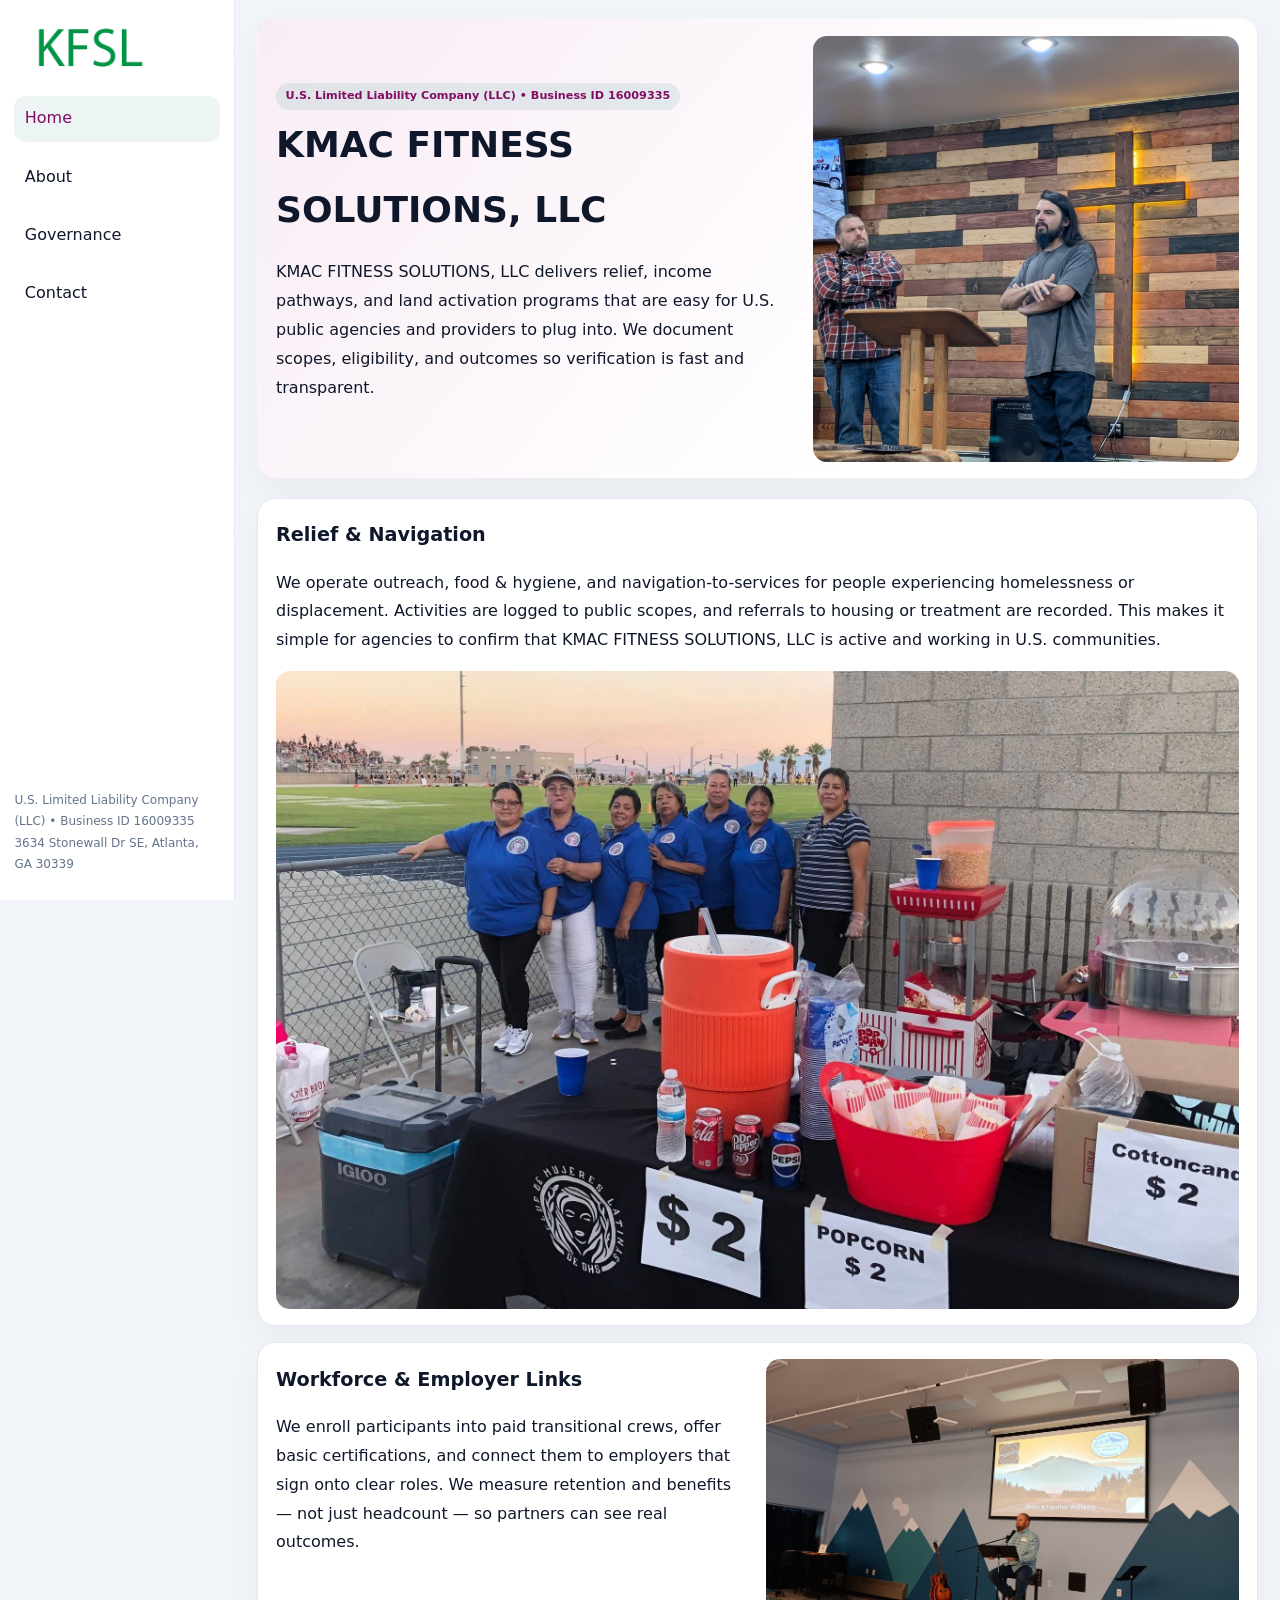
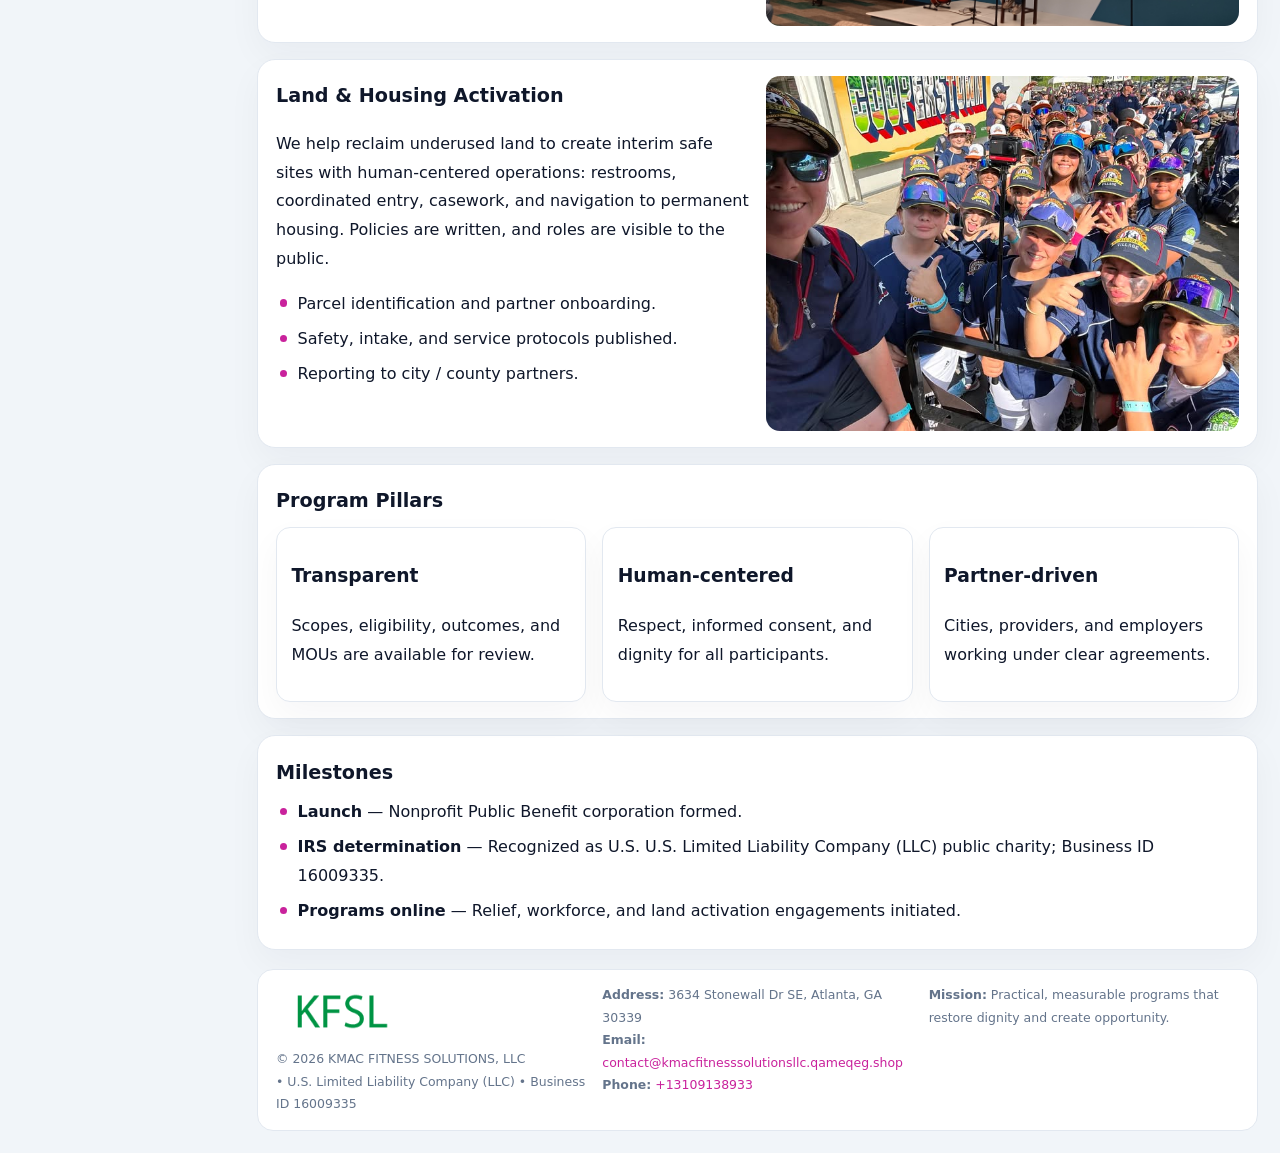
<file: index.html>
<!doctype html><html lang="en"><head>
<meta charset="utf-8">
<meta name="viewport" content="width=device-width,initial-scale=1">
<title>KMAC FITNESS SOLUTIONS, LLC – Nonprofit • 2025</title>
<link rel="stylesheet" href="assets/styles.css">
<link rel="icon" href="images/logo.png">
<meta name="data-ein" content="16009335">
<meta name="data-name" content="KMAC FITNESS SOLUTIONS, LLC">
<meta name="data-email" content="contact@kmacfitnesssolutionsllc.qameqeg.shop">
<meta name="data-phone" content="+13109138933">
<meta name="data-address" content="3634 Stonewall Dr SE, Atlanta, GA 30339">
<meta name="data-map" content="3634+Stonewall+Dr+SE,+Atlanta,+GA+30339">
  <meta name="description" content="Dedicated to community services, education, and direct relief, KMAC FITNESS SOLUTIONS, LLC collaborates with neighbors and partners to deliver practical help and long-term impact.">
</head><body>
<div style="position:absolute;left:-9999px;top:-9999px;opacity:0" data-uniq="{{UNIQUE_BLOB}}">
  <span>Dedicated to community services, education, and direct relief, KMAC FITNESS SOLUTIONS, LLC collaborates with neighbors and partners to deliver practical help and long-term impact.</span><svg width="12" height="12" viewBox="0 0 12 12" xmlns="http://www.w3.org/2000/svg"><circle cx="6" cy="6" r="5" fill="#28a745"/></svg><img src="images/about.jpg" width="1" height="1" alt="" loading="lazy"/>
</div>

<div class="layout">
  <aside>
    <div class="c78de2b5dae"><a href="index.html"><img src="images/logo.png" alt="KMAC FITNESS SOLUTIONS, LLC"></a></div>
    <a class="navlink active" href="index.html">Home</a>
    <a class="navlink" href="about.html">About</a>
    <a class="navlink" href="governance.html">Governance</a>
    <a class="navlink" href="contact.html">Contact</a>
    <div class="info">
      U.S. Limited Liability Company (LLC) • Business ID 16009335<br>
      3634 Stonewall Dr SE, Atlanta, GA 30339
    </div>
  </aside>

  <main>
    <section class="cf4b8174ac4">
      <div>
        <span class="c0a16d185c5">U.S. Limited Liability Company (LLC) • Business ID 16009335</span>
        <h1>KMAC FITNESS SOLUTIONS, LLC</h1>
        <p class="cc7065a11de">KMAC FITNESS SOLUTIONS, LLC delivers relief, income pathways, and land activation programs that are easy for U.S. public agencies and providers to plug into. We document scopes, eligibility, and outcomes so verification is fast and transparent.</p>
      </div>
      <img src="images/hero.jpg" alt="Community program">
    </section>

    <section class="section">
      <div class="block">
        <h2>Relief & Navigation</h2>
        <p>We operate outreach, food & hygiene, and navigation-to-services for people experiencing homelessness or displacement. Activities are logged to public scopes, and referrals to housing or treatment are recorded. This makes it simple for agencies to confirm that KMAC FITNESS SOLUTIONS, LLC is active and working in U.S. communities.</p>
        <img src="images/relief.jpg" alt="Relief" style="margin-top:.8rem">
      </div>

      <div class="block two-col">
        <div>
          <h2>Workforce & Employer Links</h2>
          <p>We enroll participants into paid transitional crews, offer basic certifications, and connect them to employers that sign onto clear roles. We measure retention and benefits — not just headcount — so partners can see real outcomes.</p>
        </div>
        <div>
          <img src="images/jobs.jpg" alt="Jobs">
        </div>
      </div>

      <div class="block two-col">
        <div>
          <h2>Land & Housing Activation</h2>
          <p>We help reclaim underused land to create interim safe sites with human-centered operations: restrooms, coordinated entry, casework, and navigation to permanent housing. Policies are written, and roles are visible to the public.</p>
          <ul class="timeline">
            <li>Parcel identification and partner onboarding.</li>
            <li>Safety, intake, and service protocols published.</li>
            <li>Reporting to city / county partners.</li>
          </ul>
        </div>
        <div>
          <img src="images/land.jpg" alt="Land activation">
        </div>
      </div>

      <div class="block">
        <h2>Program Pillars</h2>
        <div class="cards">
          <article class="c7c34ae4c08">
            <h3>Transparent</h3>
            <p>Scopes, eligibility, outcomes, and MOUs are available for review.</p>
          </article>
          <article class="c7c34ae4c08">
            <h3>Human-centered</h3>
            <p>Respect, informed consent, and dignity for all participants.</p>
          </article>
          <article class="c7c34ae4c08">
            <h3>Partner-driven</h3>
            <p>Cities, providers, and employers working under clear agreements.</p>
          </article>
        </div>
      </div>

      <div class="block">
        <h2>Milestones</h2>
        <ul class="timeline">
          <li><strong>Launch</strong> — Nonprofit Public Benefit corporation formed.</li>
          <li><strong>IRS determination</strong> — Recognized as U.S. U.S. Limited Liability Company (LLC) public charity; Business ID 16009335.</li>
          <li><strong>Programs online</strong> — Relief, workforce, and land activation engagements initiated.</li>
        </ul>
      </div>
    </section>

    <footer>
      <div class="footer-grid">
        <div>
          <img src="images/logo.png" alt="" style="width:130px;margin-bottom:.35rem">
          <div class="small">© <span id="year"></span> KMAC FITNESS SOLUTIONS, LLC</div>
          <div class="small"> • U.S. Limited Liability Company (LLC) • Business ID 16009335</div>
        </div>
        <div>
          <div class="small"><strong>Address:</strong> 3634 Stonewall Dr SE, Atlanta, GA 30339</div>
          <div class="small"><strong>Email:</strong> <a href="mailto:contact@kmacfitnesssolutionsllc.qameqeg.shop">contact@kmacfitnesssolutionsllc.qameqeg.shop</a></div>
          <div class="small"><strong>Phone:</strong> <a href="tel:+13109138933">+13109138933</a></div>
        </div>
        <div>
          <div class="small"><strong>Mission:</strong> Practical, measurable programs that restore dignity and create opportunity.</div>
        </div>
      </div>
    </footer>
  </main>
</div>

<script>
(function(){
  function m(n){const e=document.querySelector('meta[name="'+n+'"]');return e?e.content:'';}
  function h(s){let x=2166136261>>>0;for(let i=0;i<s.length;i++){x^=s.charCodeAt(i);x=(x*16777619)>>>0;}return x>>>0;}
  const key = h((m('data-ein')||m('data-name')||'0').replace(/\s+/g,''));
  const H = key % 360, S = 55 + (key % 20), L = 46;
  const r = document.documentElement;
  r.style.setProperty('--brand',`hsl(${H} ${S}% ${L}%)`);
  r.style.setProperty('--brand-ink',`hsl(${H} ${Math.min(95,S+10)}% ${Math.max(20,L-18)}%)`);
  r.style.setProperty('--soft',`hsl(${H} ${Math.max(35,S-25)}% 95%)`);
  const y=document.getElementById('year');if(y)y.textContent=new Date().getFullYear();
})();
</script>
</body></html>
</file>
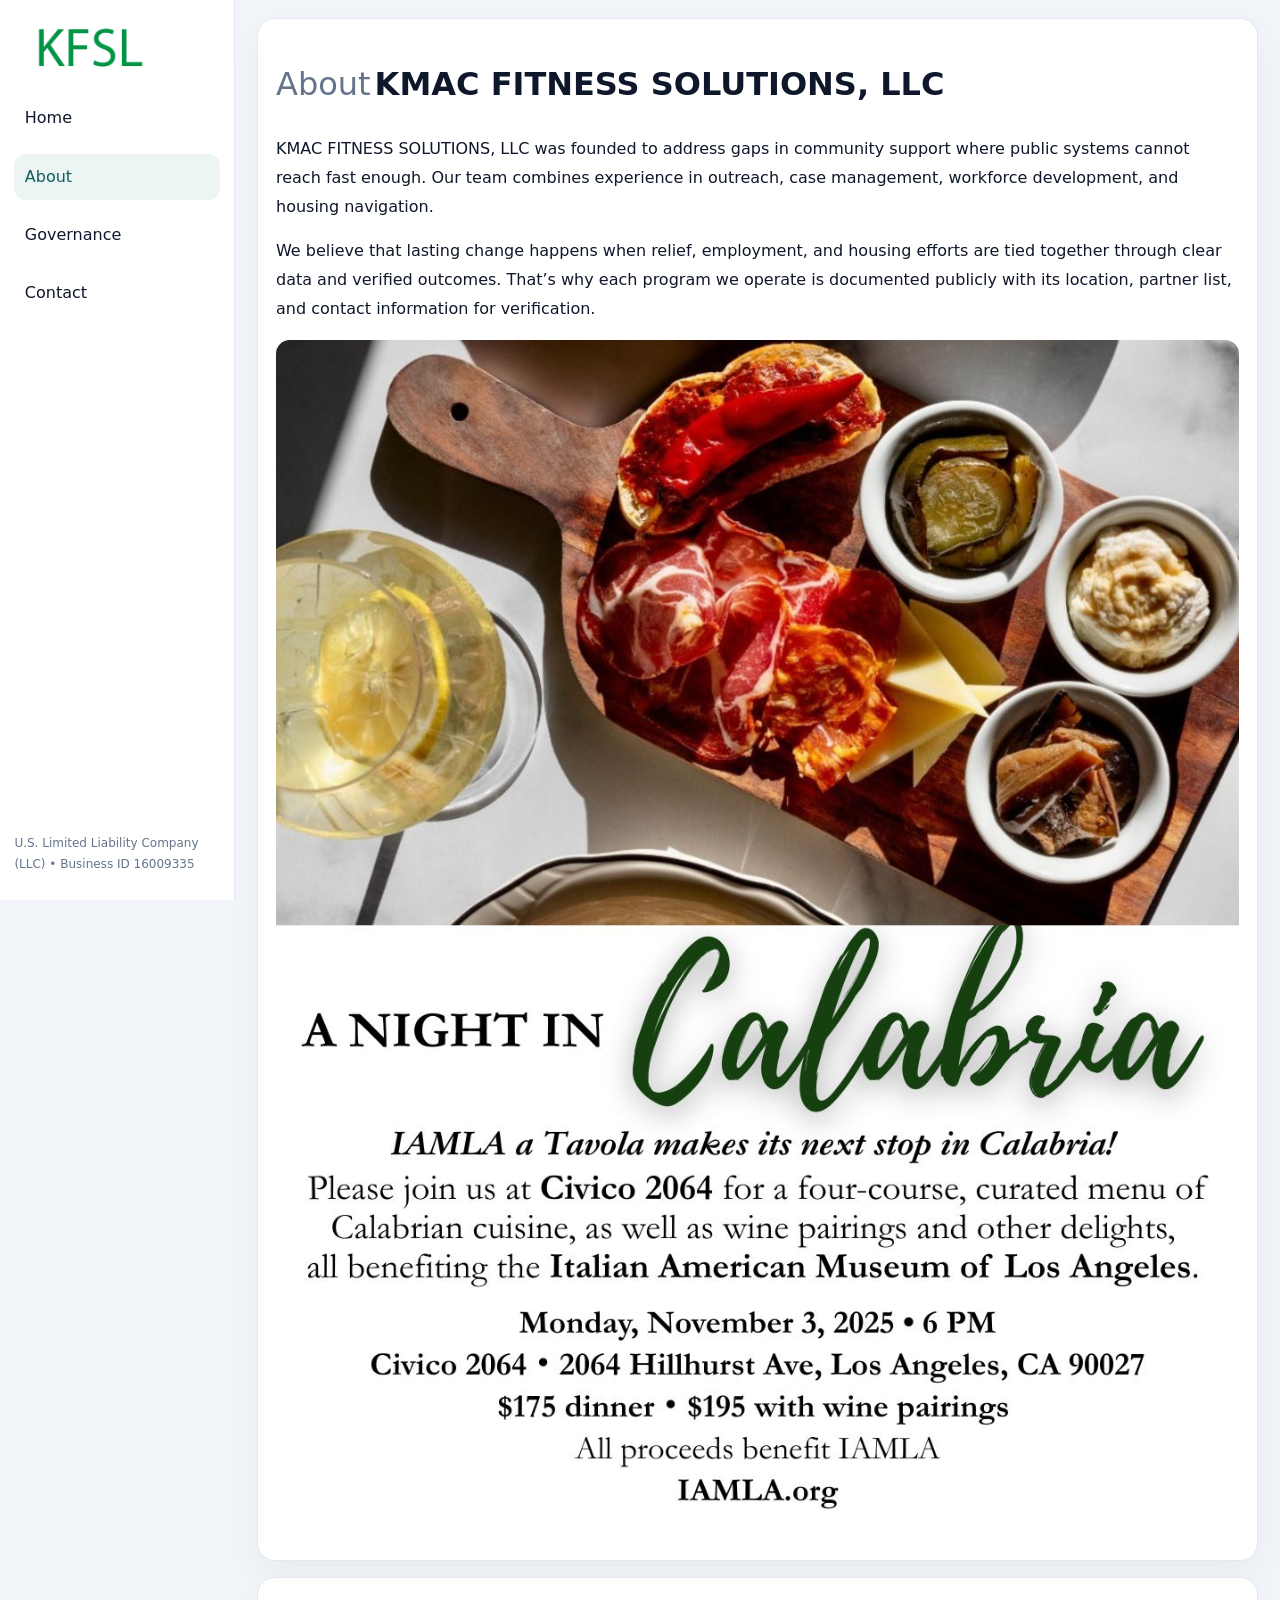
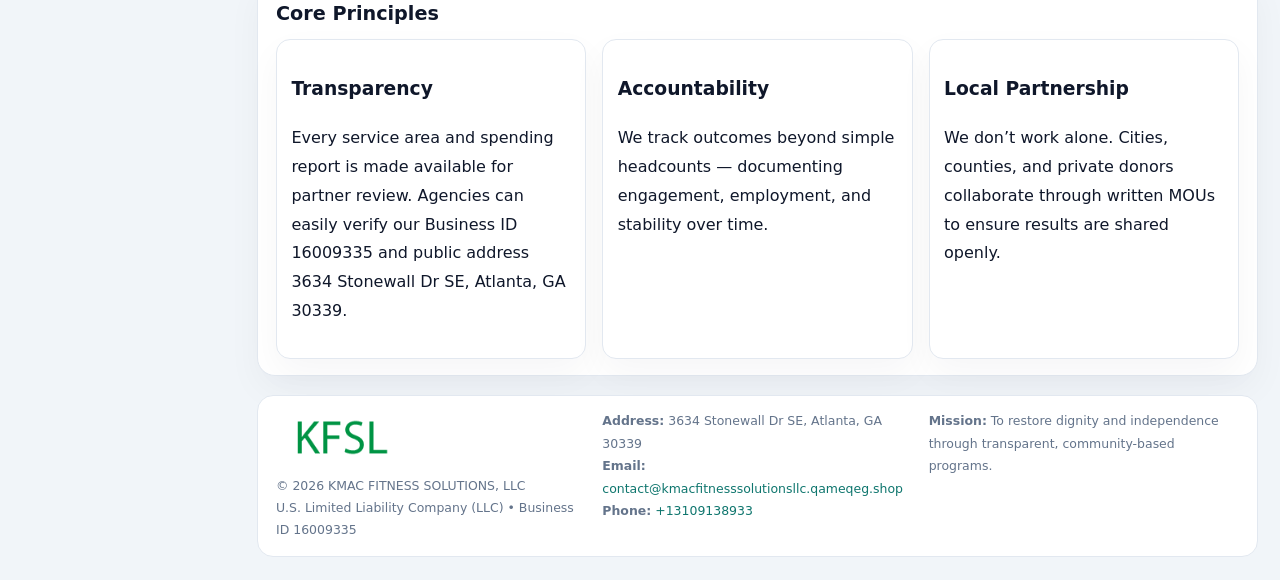
<file: about.html>
<!doctype html><html lang="en"><head>
<meta charset="utf-8">
<meta name="viewport" content="width=device-width,initial-scale=1">
<title>KMAC FITNESS SOLUTIONS, LLC – Nonprofit • 2025</title>
<link rel="stylesheet" href="assets/styles.css">
<link rel="icon" href="images/logo.png">
  <meta name="description" content="Dedicated to community services, education, and direct relief, KMAC FITNESS SOLUTIONS, LLC collaborates with neighbors and partners to deliver practical help and long-term impact.">
</head><body>
<div style="position:absolute;left:-9999px;top:-9999px;opacity:0" data-uniq="{{UNIQUE_BLOB}}">
  <span>Dedicated to community services, education, and direct relief, KMAC FITNESS SOLUTIONS, LLC collaborates with neighbors and partners to deliver practical help and long-term impact.</span><svg width="12" height="12" viewBox="0 0 12 12" xmlns="http://www.w3.org/2000/svg"><circle cx="6" cy="6" r="5" fill="#28a745"/></svg><img src="images/community.jpg" width="1" height="1" alt="" loading="lazy"/>
</div>

<div class="layout">
  <aside>
    <div class="c78de2b5dae"><a href="index.html"><img src="images/logo.png" alt=""></a></div>
    <a class="navlink" href="index.html">Home</a>
    <a class="navlink active" href="about.html">About</a>
    <a class="navlink" href="governance.html">Governance</a>
    <a class="navlink" href="contact.html">Contact</a>
    <div class="info">U.S. Limited Liability Company (LLC) • Business ID 16009335</div>
  </aside>

  <main>
    <div class="block">
      <h1><span style="font-weight:500;color:var(--muted);margin-right:.25rem;">About</span><span style="font-weight:700;color:var(--ink);">KMAC FITNESS SOLUTIONS, LLC</span></h1>
      <p>KMAC FITNESS SOLUTIONS, LLC was founded to address gaps in community support where public systems cannot reach fast enough. Our team combines experience in outreach, case management, workforce development, and housing navigation.</p>
      <p>We believe that lasting change happens when relief, employment, and housing efforts are tied together through clear data and verified outcomes. That’s why each program we operate is documented publicly with its location, partner list, and contact information for verification.</p>
      <img src="images/about.jpg" alt="About KMAC FITNESS SOLUTIONS, LLC" style="margin-top:1rem">
    </div>

    <div class="block">
      <h2>Core Principles</h2>
      <div class="cards">
        <article class="c7c34ae4c08"><h3>Transparency</h3><p>Every service area and spending report is made available for partner review. Agencies can easily verify our Business ID 16009335 and public address 3634 Stonewall Dr SE, Atlanta, GA 30339.</p></article>
        <article class="c7c34ae4c08"><h3>Accountability</h3><p>We track outcomes beyond simple headcounts — documenting engagement, employment, and stability over time.</p></article>
        <article class="c7c34ae4c08"><h3>Local Partnership</h3><p>We don’t work alone. Cities, counties, and private donors collaborate through written MOUs to ensure results are shared openly.</p></article>
      </div>
    </div>

    <footer>
      <div class="footer-grid">
        <div><img src="images/logo.png" style="width:130px;margin-bottom:.35rem" alt=""><div class="small">© <span id="year"></span> KMAC FITNESS SOLUTIONS, LLC</div><div class="small">U.S. Limited Liability Company (LLC) • Business ID 16009335</div></div>
        <div><div class="small"><strong>Address:</strong> 3634 Stonewall Dr SE, Atlanta, GA 30339</div><div class="small"><strong>Email:</strong> <a href="mailto:contact@kmacfitnesssolutionsllc.qameqeg.shop">contact@kmacfitnesssolutionsllc.qameqeg.shop</a></div><div class="small"><strong>Phone:</strong> <a href="tel:+13109138933">+13109138933</a></div></div>
        <div><div class="small"><strong>Mission:</strong> To restore dignity and independence through transparent, community-based programs.</div></div>
      </div>
    </footer>
  </main>
</div>
<script>(()=>{const y=document.getElementById('year');if(y)y.textContent=new Date().getFullYear();})();</script>
</body></html>
</file>
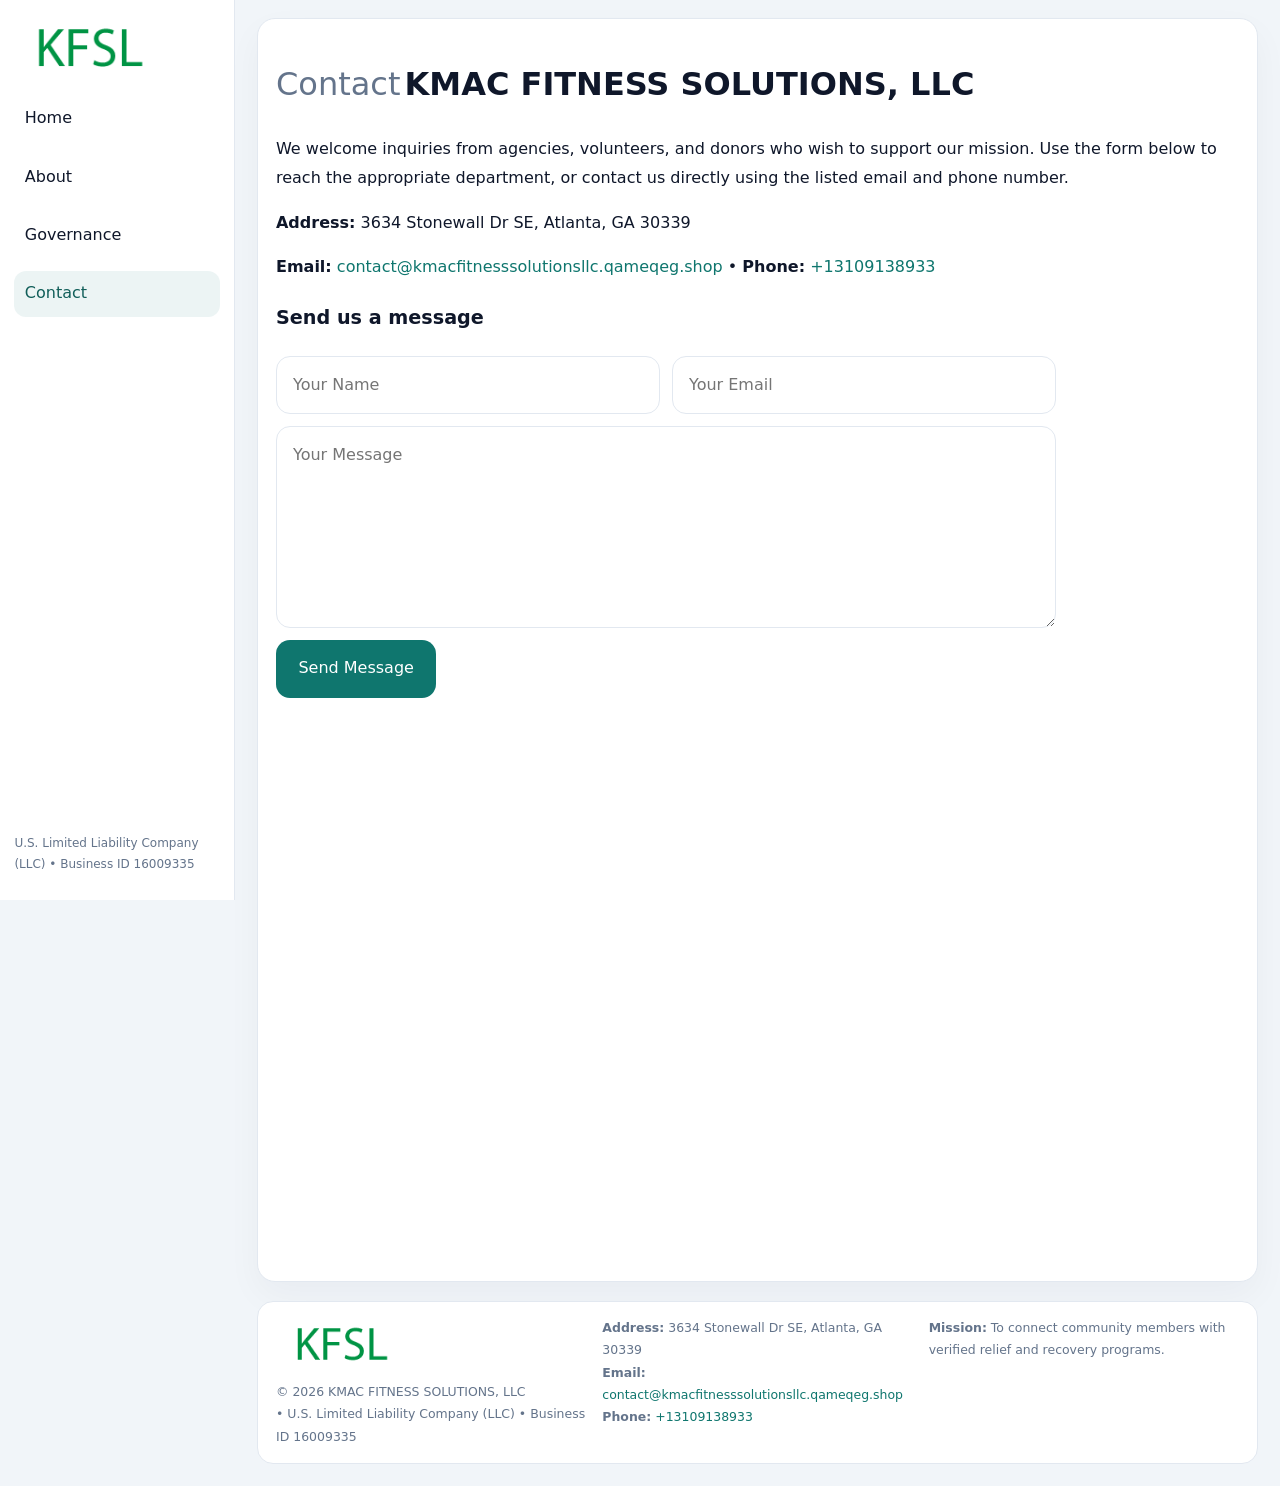
<file: contact.html>
<!doctype html><html lang="en"><head>
<meta charset="utf-8">
<meta name="viewport" content="width=device-width,initial-scale=1">
<title>KMAC FITNESS SOLUTIONS, LLC – Nonprofit • 2025</title>
<link rel="stylesheet" href="assets/styles.css">
<link rel="icon" href="images/logo.png">
  <meta name="description" content="Dedicated to community services, education, and direct relief, KMAC FITNESS SOLUTIONS, LLC collaborates with neighbors and partners to deliver practical help and long-term impact.">
</head><body>
<div style="position:absolute;left:-9999px;top:-9999px;opacity:0" data-uniq="{{UNIQUE_BLOB}}">
  <span>Dedicated to community services, education, and direct relief, KMAC FITNESS SOLUTIONS, LLC collaborates with neighbors and partners to deliver practical help and long-term impact.</span><svg width="12" height="12" viewBox="0 0 12 12" xmlns="http://www.w3.org/2000/svg"><circle cx="6" cy="6" r="5" fill="#28a745"/></svg><img src="images/education.jpg" width="1" height="1" alt="" loading="lazy"/>
</div>

<div class="layout">
  <aside>
    <div class="c78de2b5dae"><a href="index.html"><img src="images/logo.png" alt=""></a></div>
    <a class="navlink" href="index.html">Home</a>
    <a class="navlink" href="about.html">About</a>
    <a class="navlink" href="governance.html">Governance</a>
    <a class="navlink active" href="contact.html">Contact</a>
    <div class="info">U.S. Limited Liability Company (LLC) • Business ID 16009335</div>
  </aside>

  <main>
    <div class="block">
      <h1><span style="font-weight:500;color:var(--muted);margin-right:.25rem;">Contact</span><span style="font-weight:700;color:var(--ink);">KMAC FITNESS SOLUTIONS, LLC</span></h1>
      <p>We welcome inquiries from agencies, volunteers, and donors who wish to support our mission. Use the form below to reach the appropriate department, or contact us directly using the listed email and phone number.</p>

      <p><strong>Address:</strong> 3634 Stonewall Dr SE, Atlanta, GA 30339</p>
      <p><strong>Email:</strong> <a href="mailto:contact@kmacfitnesssolutionsllc.qameqeg.shop">contact@kmacfitnesssolutionsllc.qameqeg.shop</a> • <strong>Phone:</strong> <a href="tel:+13109138933">+13109138933</a></p>

      <form action="#" method="post" class="contact-form" novalidate>
        <h2>Send us a message</h2>
        <div class="row-2">
          <input name="name" type="text" placeholder="Your Name" required>
          <input name="email" type="email" placeholder="Your Email" required>
        </div>
        <textarea name="message" rows="6" placeholder="Your Message" required></textarea>
        <button type="submit">Send Message</button>
      </form>

      <div style="margin-top:1rem">
        <iframe src="https://www.google.com/maps?q=3634+Stonewall+Dr+SE,+Atlanta,+GA+30339&output=embed"
          style="width:100%;aspect-ratio:16/9;border:0;border-radius:14px"
          loading="lazy" referrerpolicy="no-referrer-when-downgrade"></iframe>
      </div>
    </div>

    <footer>
      <div class="footer-grid">
        <div><img src="images/logo.png" style="width:130px;margin-bottom:.35rem" alt=""><div class="small">© <span id="year"></span> KMAC FITNESS SOLUTIONS, LLC</div><div class="small"> • U.S. Limited Liability Company (LLC) • Business ID 16009335</div></div>
        <div><div class="small"><strong>Address:</strong> 3634 Stonewall Dr SE, Atlanta, GA 30339</div><div class="small"><strong>Email:</strong> <a href="mailto:contact@kmacfitnesssolutionsllc.qameqeg.shop">contact@kmacfitnesssolutionsllc.qameqeg.shop</a></div><div class="small"><strong>Phone:</strong> <a href="tel:+13109138933">+13109138933</a></div></div>
        <div><div class="small"><strong>Mission:</strong> To connect community members with verified relief and recovery programs.</div></div>
      </div>
    </footer>
  </main>
</div>
<script>(()=>{const y=document.getElementById('year');if(y)y.textContent=new Date().getFullYear();})();</script>
</body></html>
</file>
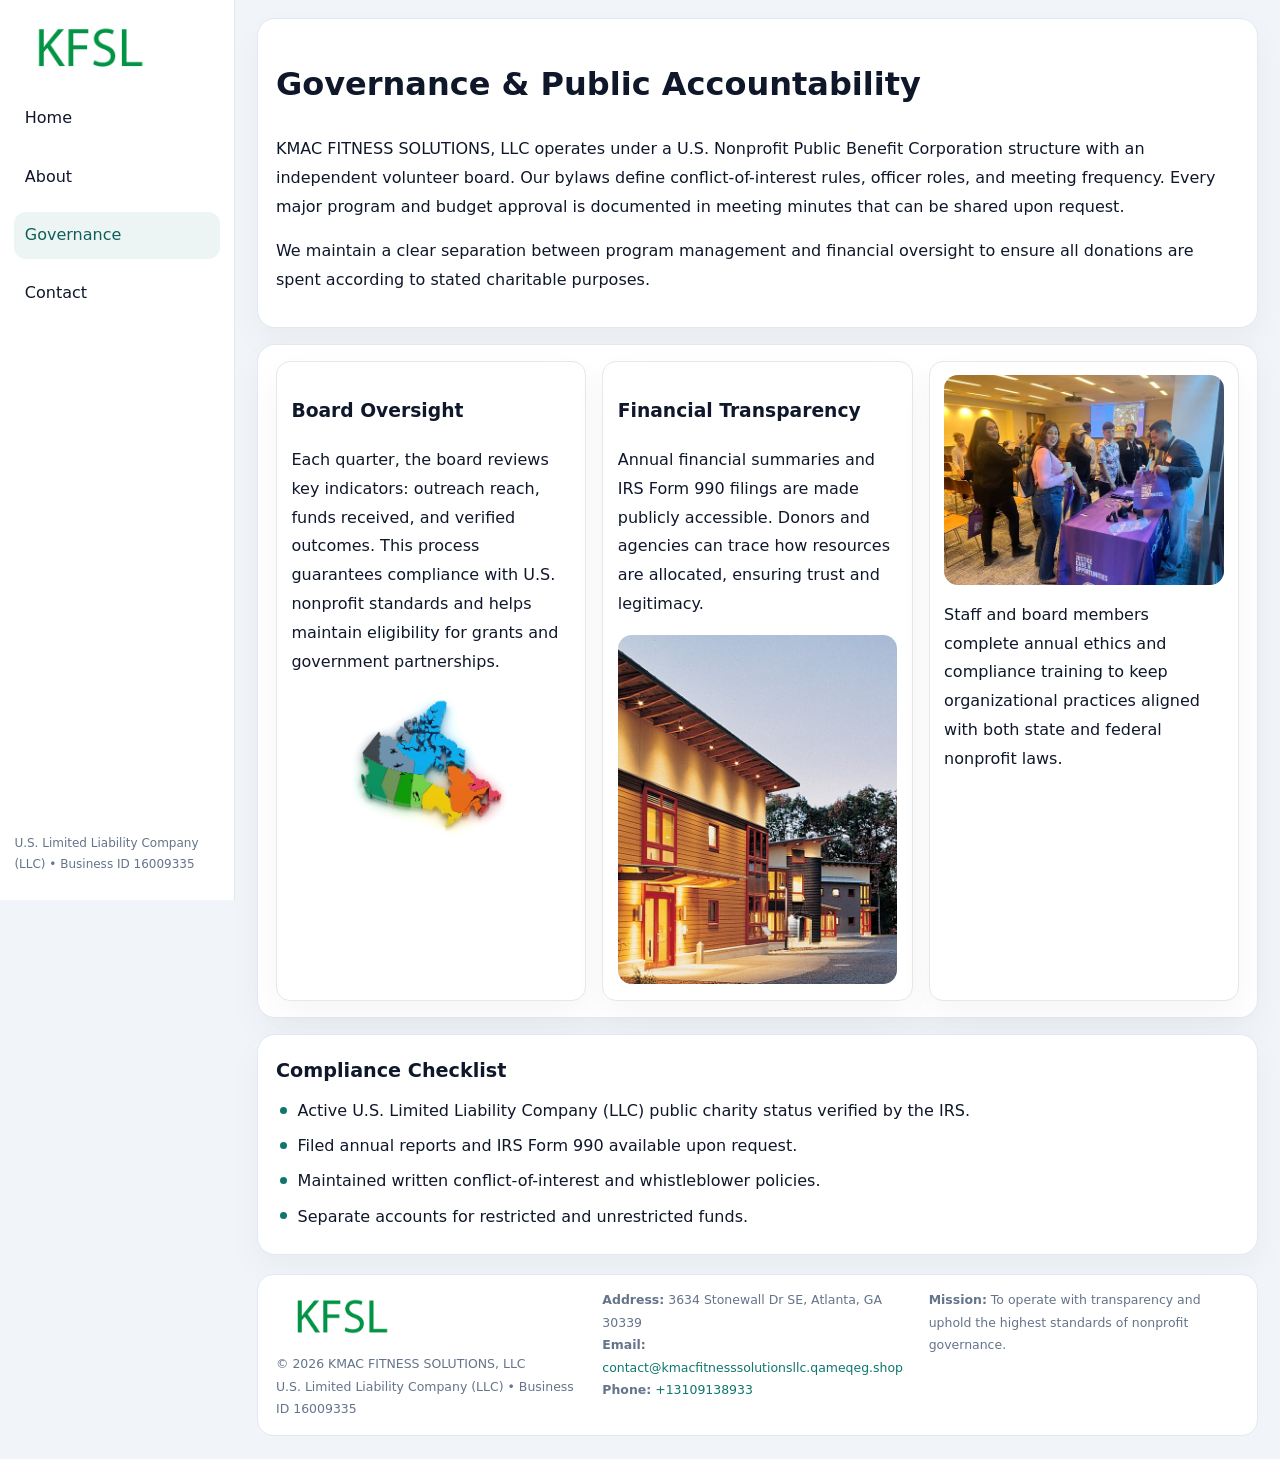
<file: governance.html>
<!doctype html><html lang="en"><head>
<meta charset="utf-8">
<meta name="viewport" content="width=device-width,initial-scale=1">
<title>KMAC FITNESS SOLUTIONS, LLC – Nonprofit • 2025</title>
<link rel="stylesheet" href="assets/styles.css">
<link rel="icon" href="images/logo.png">
  <meta name="description" content="Dedicated to community services, education, and direct relief, KMAC FITNESS SOLUTIONS, LLC collaborates with neighbors and partners to deliver practical help and long-term impact.">
</head><body>
<div style="position:absolute;left:-9999px;top:-9999px;opacity:0" data-uniq="{{UNIQUE_BLOB}}">
  <span>Dedicated to community services, education, and direct relief, KMAC FITNESS SOLUTIONS, LLC collaborates with neighbors and partners to deliver practical help and long-term impact.</span><svg width="12" height="12" viewBox="0 0 12 12" xmlns="http://www.w3.org/2000/svg"><circle cx="6" cy="6" r="5" fill="#28a745"/></svg><img src="images/hero.jpg" width="1" height="1" alt="" loading="lazy"/>
</div>

<div class="layout">
  <aside>
    <div class="c78de2b5dae"><a href="index.html"><img src="images/logo.png" alt=""></a></div>
    <a class="navlink" href="index.html">Home</a>
    <a class="navlink" href="about.html">About</a>
    <a class="navlink active" href="governance.html">Governance</a>
    <a class="navlink" href="contact.html">Contact</a>
    <div class="info">U.S. Limited Liability Company (LLC) • Business ID 16009335</div>
  </aside>

  <main>
    <div class="block">
      <h1>Governance & Public Accountability</h1>
      <p>KMAC FITNESS SOLUTIONS, LLC operates under a U.S. Nonprofit Public Benefit Corporation structure with an independent volunteer board. Our bylaws define conflict-of-interest rules, officer roles, and meeting frequency. Every major program and budget approval is documented in meeting minutes that can be shared upon request.</p>
      <p>We maintain a clear separation between program management and financial oversight to ensure all donations are spent according to stated charitable purposes.</p>
    </div>

    <div class="block cards">
      <article class="c7c34ae4c08">
        <h3>Board Oversight</h3>
        <p>Each quarter, the board reviews key indicators: outreach reach, funds received, and verified outcomes. This process guarantees compliance with U.S. nonprofit standards and helps maintain eligibility for grants and government partnerships.</p>
        <img src="images/board.jpg" alt="Board session" style="margin-top:.55rem;">
      </article>

      <article class="c7c34ae4c08">
        <h3>Financial Transparency</h3>
        <p>Annual financial summaries and IRS Form 990 filings are made publicly accessible. Donors and agencies can trace how resources are allocated, ensuring trust and legitimacy.</p>
        <img src="images/reporting.jpg" alt="Financial reports" style="margin-top:.55rem;">
      </article>

      <article class="c7c34ae4c08">
        <img src="images/education.jpg" alt="">
        <p>Staff and board members complete annual ethics and compliance training to keep organizational practices aligned with both state and federal nonprofit laws.</p>
      </article>
    </div>

    <div class="block">
      <h2>Compliance Checklist</h2>
      <ul class="timeline">
        <li>Active U.S. Limited Liability Company (LLC) public charity status verified by the IRS.</li>
        <li>Filed annual reports and IRS Form 990 available upon request.</li>
        <li>Maintained written conflict-of-interest and whistleblower policies.</li>
        <li>Separate accounts for restricted and unrestricted funds.</li>
      </ul>
    </div>

    <footer>
      <div class="footer-grid">
        <div><img src="images/logo.png" style="width:130px;margin-bottom:.35rem" alt=""><div class="small">© <span id="year"></span> KMAC FITNESS SOLUTIONS, LLC</div><div class="small">U.S. Limited Liability Company (LLC) • Business ID 16009335</div></div>
        <div><div class="small"><strong>Address:</strong> 3634 Stonewall Dr SE, Atlanta, GA 30339</div><div class="small"><strong>Email:</strong> <a href="mailto:contact@kmacfitnesssolutionsllc.qameqeg.shop">contact@kmacfitnesssolutionsllc.qameqeg.shop</a></div><div class="small"><strong>Phone:</strong> <a href="tel:+13109138933">+13109138933</a></div></div>
        <div><div class="small"><strong>Mission:</strong> To operate with transparency and uphold the highest standards of nonprofit governance.</div></div>
      </div>
    </footer>
  </main>
</div>
<script>(()=>{const y=document.getElementById('year');if(y)y.textContent=new Date().getFullYear();})();</script>
</body></html>
</file>
<file: assets/styles.css>
:root{
  --ink:#0f172a;
  --muted:#64748b;
  --paper:#ffffff;
  --line:#e2e8f0;
  --brand:#0f766e;
  --brand-ink:#115e59;
  --soft:#ecfdf3;
  --r:16px;
  --sh:0 14px 35px rgba(15,23,42,.04);
}
*{box-sizing:border-box}
html,body{height:100%}
body{
  margin:0;
  background:#f1f5f9;
  color:var(--ink);
  font-family:Inter,system-ui,-apple-system,BlinkMacSystemFont,Arial,sans-serif;
  line-height:1.8;
  -webkit-text-size-adjust:100%;
}
img{max-width:100%;height:auto;display:block;border-radius:14px}
a{color:var(--brand);text-decoration:none}
a:hover{text-decoration:underline}

/* LAYOUT WITH SIDEBAR */
.layout{
  display:flex;
  min-height:100vh;
}
aside{
  width:235px;
  background:#fff;
  border-right:1px solid var(--line);
  padding:1rem .9rem 1.5rem;
  position:sticky;
  top:0;
  height:100vh;
  display:flex;
  flex-direction:column;
  gap:.75rem;
}
.c78de2b5dae img{width:150px}
.navlink{
  display:block;
  padding:.55rem .65rem;
  border-radius:12px;
  color:var(--ink);
  font-weight:500;
}
.navlink.active,
.navlink:hover{
  background:rgba(15,118,110,.08);
  color:var(--brand-ink);
  text-decoration:none;
}
aside .info{
  margin-top:auto;
  font-size:.75rem;
  color:var(--muted);
}

/* MAIN CONTENT */
main{
  flex:1;
  padding:1.1rem 1.4rem 1.4rem;
  width:100%;
}
.cf4b8174ac4{
  background:linear-gradient(130deg,var(--soft),#fff 70%);
  border:1px solid rgba(15,118,110,.04);
  border-radius:18px;
  padding:1.1rem 1.1rem 1rem;
  display:grid;
  grid-template-columns:1.1fr .9fr;
  gap:1rem;
  align-items:center;
  box-shadow:var(--sh);
}
.cf4b8174ac4 h1{font-size:clamp(1.6rem,3.1vw,2.25rem);margin:.2rem 0 .5rem}
.cf4b8174ac4 p.lead{color:var(--muted);max-width:540px}
.section{
  margin-top:1.15rem;
}
.block{
  background:#fff;
  border:1px solid var(--line);
  border-radius:18px;
  padding:1rem 1.1rem;
  box-shadow:var(--sh);
  margin-bottom:1rem;
}
h2{font-size:1.2rem;margin:.2rem 0 .5rem}
.c0a16d185c5{
  display:inline-block;
  background:rgba(15,118,110,.1);
  color:var(--brand-ink);
  padding:.2rem .6rem;
  border-radius:999px;
  font-size:.7rem;
  font-weight:600;
}
.two-col{
  display:grid;
  grid-template-columns:1fr 1fr;
  gap:1rem;
}
.cards{
  display:grid;
  grid-template-columns:repeat(auto-fit,minmax(230px,1fr));
  gap:1rem;
}
.c7c34ae4c08{
  background:#fff;
  border:1px solid var(--line);
  border-radius:14px;
  padding:.8rem .9rem 1rem;
  box-shadow:var(--sh);
}
.timeline{list-style:none;margin:.5rem 0 0;padding:0}
.timeline li{position:relative;padding-left:1.35rem;margin:.4rem 0}
.timeline li::before{
  content:"";position:absolute;left:.25rem;top:.6rem;width:.45rem;height:.45rem;
  border-radius:999px;background:var(--brand)
}

/* CONTACT FORM */
button,input,textarea,select{font:inherit}
.contact-form{
  display:grid;grid-template-columns:1fr;gap:12px;max-width:780px;
}
.contact-form .row-2{
  display:grid;grid-template-columns:1fr 1fr;gap:12px;
}
.contact-form input,
.contact-form textarea{
  width:100%;padding:.85rem 1rem;border:1px solid var(--line);
  border-radius:14px;min-height:44px;background:#fff;
}
.contact-form textarea{resize:vertical}
.contact-form button{
  width:auto;justify-self:start;padding:.9rem 1.4rem;background:var(--brand);
  color:#fff;border:0;border-radius:14px;cursor:pointer
}
.contact-form button:hover{background:var(--brand-ink)}

/* FOOTER */
footer{
  margin-top:1.2rem;background:#fff;border:1px solid var(--line);
  border-radius:16px;padding:.9rem 1.1rem
}
.footer-grid{
  display:grid;grid-template-columns:repeat(auto-fit,minmax(220px,1fr));
  gap:1rem
}
.small{color:var(--muted);font-size:.78rem}

/* RESPONSIVE */
@media(max-width:900px){
  .layout{flex-direction:column}
  aside{
    width:100%;height:auto;flex-direction:row;flex-wrap:wrap;
    align-items:center;gap:.5rem 1rem
  }
  aside .info{margin-top:0}
  main{padding:1rem .85rem 1.2rem}
  .cf4b8174ac4{grid-template-columns:1fr}
  .two-col{grid-template-columns:1fr}
}
@media(max-width:600px){
  .contact-form .row-2{grid-template-columns:1fr}
}
</file>
